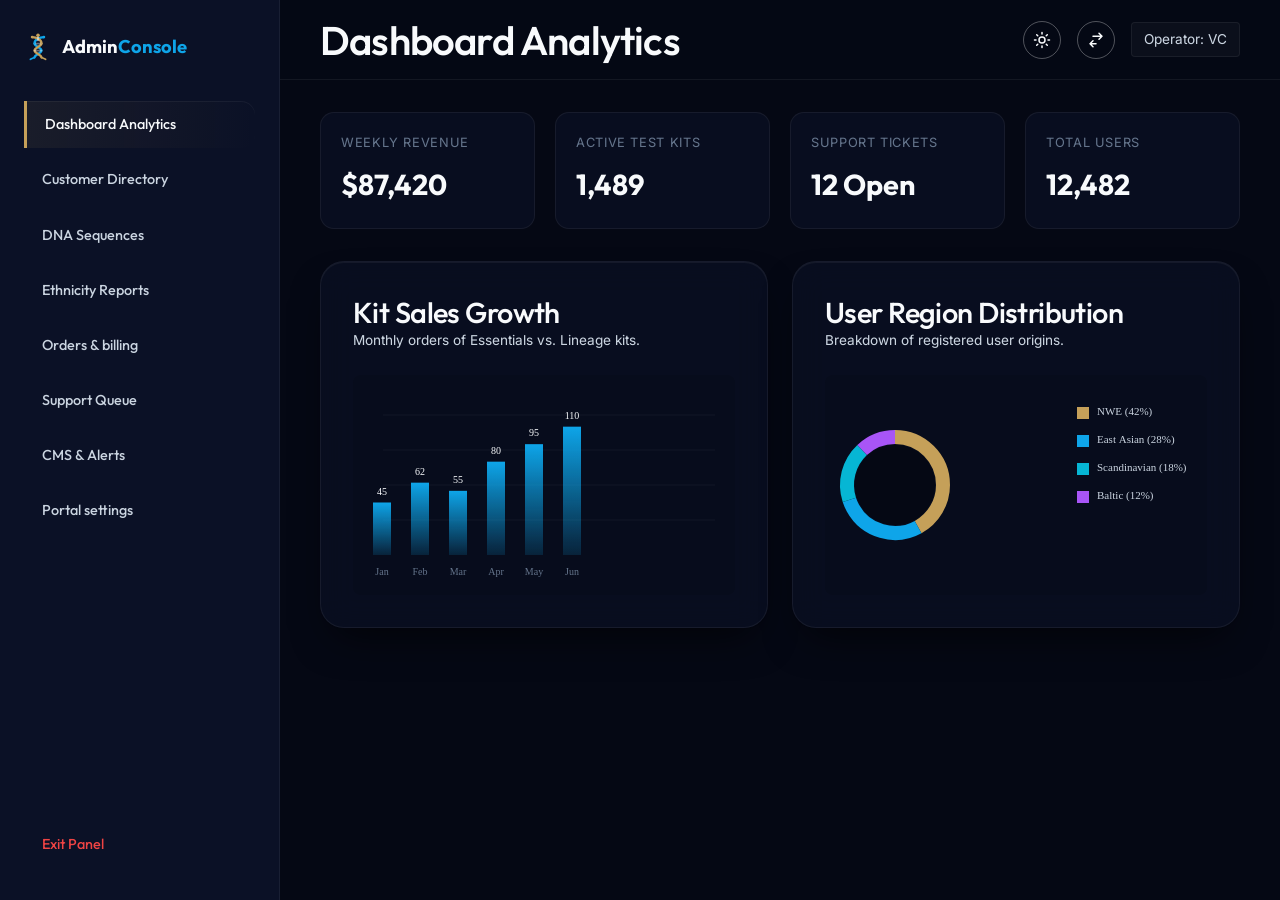
<file: admin.html>
<!DOCTYPE html>
<html lang="en">
<head>
  <meta charset="UTF-8">
  <meta name="viewport" content="width=device-width, initial-scale=1.0">
  <title>Operator Administration | Veritas Ancestry</title>
  
  <!-- Favicon -->
  <link rel="icon" type="image/svg+xml" href="favicon.svg?v=2">

  <!-- Stylesheets -->
  <link rel="stylesheet" href="css/variables.css">
  <link rel="stylesheet" href="css/common.css">

  <!-- Admin Panel Specific Styles -->
  <style>
    body {
      background-color: var(--bg-darkest);
    }

    .admin-layout {
      display: flex;
      min-height: 100vh;
      overflow: hidden;
    }

    /* Sidebar */
    .admin-sidebar {
      width: 280px;
      background: var(--bg-darker);
      border-right: 1px solid var(--border-glass);
      display: flex;
      flex-direction: column;
      padding: 32px 24px;
      flex-shrink: 0;
      z-index: 100;
    }

    .admin-menu {
      list-style: none;
      display: flex;
      flex-direction: column;
      gap: 8px;
      flex-grow: 1;
    }

    .admin-link {
      display: flex;
      align-items: center;
      gap: 14px;
      padding: 12px 18px;
      border-radius: var(--radius-md);
      color: var(--text-secondary);
      font-family: var(--font-heading);
      font-size: 0.9rem;
      font-weight: var(--weight-lead);
      transition: var(--transition-fast);
      cursor: pointer;
    }

    .admin-link:hover, .admin-link.active {
      color: var(--text-primary);
      background: rgba(255,255,255,0.03);
      box-shadow: var(--shadow-inner-glass);
    }

    .admin-link.active {
      border-left: 3px solid var(--accent-gold);
      border-radius: 0 var(--radius-md) var(--radius-md) 0;
      background: linear-gradient(90deg, rgba(197, 160, 89, 0.08), transparent);
    }

    /* Main Area */
    .admin-main {
      flex-grow: 1;
      display: flex;
      flex-direction: column;
      overflow-y: auto;
      overflow-x: hidden;
      height: 100vh;
      min-width: 0;
    }

    .admin-topbar {
      height: 80px;
      border-bottom: 1px solid var(--border-glass);
      padding: 0 40px;
      display: flex;
      align-items: center;
      justify-content: space-between;
      background: var(--bg-topbar);
      position: sticky;
      top: 0;
      z-index: 90;
      flex-shrink: 0;
    }

    /* KPI strip */
    .kpi-strip {
      display: grid;
      grid-template-columns: repeat(4, 1fr);
      gap: 20px;
      padding: 32px 40px 0;
    }

    @media (max-width: 1024px) {
      .kpi-strip {
        grid-template-columns: repeat(2, 1fr);
      }
    }
    @media (max-width: 600px) {
      .kpi-strip {
        grid-template-columns: 1fr;
      }
    }

    .kpi-card {
      background: var(--bg-card);
      border: 1px solid var(--border-glass);
      border-radius: var(--radius-md);
      padding: 20px;
      display: flex;
      flex-direction: column;
      gap: 8px;
    }

    .kpi-value {
      font-size: 1.8rem;
      font-family: var(--font-heading);
      font-weight: 700;
      color: var(--text-primary);
    }

    .kpi-label {
      font-size: 0.8rem;
      color: var(--text-muted);
      text-transform: uppercase;
      letter-spacing: 0.05em;
    }

    .admin-content {
      padding: 32px 40px 40px;
      display: flex;
      flex-direction: column;
      gap: 32px;
      flex-grow: 1;
      min-width: 0;
    }

    /* Support Ticketing Center Dual Pane Layout */
    .tickets-container {
      display: grid;
      grid-template-columns: 320px minmax(0, 1fr);
      border: 1px solid var(--border-glass);
      border-radius: var(--radius-lg);
      overflow: hidden;
      height: 600px;
      background: var(--bg-darker);
      width: 100%;
      max-width: 100%;
    }

    .tickets-sidebar {
      border-right: 1px solid var(--border-glass);
      overflow-y: auto;
      background: rgba(0,0,0,0.1);
      display: flex;
      flex-direction: column;
    }

    .ticket-list-item {
      padding: 16px 20px;
      border-bottom: 1px solid var(--border-glass);
      cursor: pointer;
      transition: var(--transition-fast);
    }

    .ticket-list-item:hover, .ticket-list-item.active {
      background: rgba(255,255,255,0.02);
    }

    .ticket-list-item.active {
      border-left: 3px solid var(--accent-gold);
    }

    .ticket-chat-area {
      display: flex;
      flex-direction: column;
      height: 100%;
    }

    .chat-messages {
      flex-grow: 1;
      padding: 24px;
      overflow-y: auto;
      display: flex;
      flex-direction: column;
      gap: 16px;
    }

    .chat-bubble {
      max-width: 60%;
      padding: 12px 18px;
      border-radius: var(--radius-md);
      font-size: 0.9rem;
      line-height: 1.4;
    }

    .chat-bubble.incoming {
      background: rgba(255,255,255,0.03);
      border: 1px solid var(--border-glass);
      align-self: flex-start;
      border-top-left-radius: 0;
    }

    .chat-bubble.outgoing {
      background: var(--accent-gold-dark);
      color: #f8fafc;
      align-self: flex-end;
      border-top-right-radius: 0;
    }

    .chat-composer {
      padding: 20px 24px;
      border-top: 1px solid var(--border-glass);
      display: flex;
      gap: 12px;
      background: rgba(0,0,0,0.1);
    }

    /* Modal Overlay Box styles */
    .admin-modal {
      position: fixed;
      top: 0;
      left: 0;
      width: 100%;
      height: 100%;
      background: rgba(0, 0, 0, 0.7);
      backdrop-filter: var(--glass-backdrop);
      z-index: 1000;
      display: none;
      align-items: center;
      justify-content: center;
    }

    .admin-modal.show {
      display: flex;
    }

    .modal-card {
      width: 100%;
      max-width: 500px;
      background: var(--bg-darker);
      border: 1px solid var(--border-glass);
      border-radius: var(--radius-lg);
      padding: 32px;
      box-shadow: var(--shadow-premium);
    }

    /* Form controls in admin */
    .admin-form-row {
      display: grid;
      grid-template-columns: 1fr 1fr;
      gap: 16px;
    }

    @media (max-width: 768px) {
      .admin-form-row {
        grid-template-columns: 1fr;
      }
    }

    /* Responsive & Mobile Drawer */
    .hamburger-btn {
      display: none;
      background: transparent;
      border: none;
      color: var(--text-primary);
      cursor: pointer;
      width: 40px;
      height: 40px;
      align-items: center;
      justify-content: center;
      border-radius: var(--radius-sm);
      border: 1px solid var(--border-glass);
      margin-right: 16px;
      transition: var(--transition-fast);
    }

    .hamburger-btn:hover {
      background: rgba(255, 255, 255, 0.03);
    }

    @media (max-width: 1024px) {
      .hamburger-btn {
        display: flex;
      }

      .admin-sidebar {
        position: fixed !important;
        top: 0 !important;
        left: -280px !important;
        width: 280px !important;
        height: 100vh !important;
        background: var(--bg-darker) !important;
        z-index: 1000 !important;
        transition: transform 0.3s ease !important;
        display: flex !important;
        flex-direction: column !important;
        justify-content: space-between !important;
        border-right: 1px solid var(--border-glass) !important;
        padding: 32px 24px !important;
      }

      .admin-sidebar.show {
        transform: translateX(280px) !important;
      }

      .admin-sidebar .sidebar-brand {
        display: flex !important;
        margin-bottom: 40px !important;
      }

      .admin-menu {
        display: flex !important;
        flex-direction: column !important;
        gap: 8px !important;
      }

      .admin-topbar {
        padding: 0 24px !important;
      }

      .admin-content {
        padding: 24px !important;
      }

      .kpi-strip {
        padding: 24px 24px 0 !important;
      }

      .admin-operator-badge {
        display: none !important;
      }
    }

    @media (max-width: 768px) {
      .tickets-container {
        grid-template-columns: minmax(0, 1fr);
      }
      .tickets-sidebar {
        display: none;
      }
      .admin-topbar .topbar-title {
        font-size: 1.15rem !important;
      }
      .admin-topbar {
        padding: 0 12px !important;
      }
    }

    /* Table styles */
    .dash-table {
      width: 100%;
      border-collapse: collapse;
      font-size: 0.9rem;
      min-width: 650px;
    }

    .dash-table th, .dash-table td {
      padding: 14px 20px;
      text-align: left;
      border-bottom: 1px solid var(--border-glass);
    }

    .dash-table th {
      color: var(--text-secondary);
      font-weight: var(--weight-lead);
      background: rgba(255,255,255,0.01);
    }

    .dash-table td {
      color: var(--text-primary);
    }

    @media (max-width: 576px) {
      #customer-search-input {
        max-width: 100% !important;
      }
    }
  </style>
</head>
<body>
  <!-- Sidebar Backdrop overlay for mobile -->
  <div id="sidebar-backdrop" style="position:fixed; top:0; left:0; width:100vw; height:100vh; background:rgba(0,0,0,0.5); z-index:999; display:none; backdrop-filter:blur(4px);"></div>

  <div class="admin-layout">
    
    <!-- Left Sidebar -->
    <aside class="admin-sidebar">
      <a href="index.html#/" class="sidebar-brand" style="margin-bottom:40px; display:flex; align-items:center; gap:10px; text-decoration:none; color:inherit;">
        <svg class="logo-symbol" viewBox="0 0 24 24" fill="none" stroke="currentColor" stroke-width="2" stroke-linecap="round" stroke-linejoin="round" style="width:28px; height:28px; stroke:var(--accent-gold);">
          <!-- Roots -->
          <path d="M9 21c-1.5 0.5-2.5 1-3.5 1.5" stroke="var(--accent-teal)" stroke-width="1.5" />
          <path d="M15 21c1.5 0.5 2.5 1 3.5 1.5" stroke="var(--accent-gold)" stroke-width="1.5" />
          
          <!-- DNA Helix strands forming the trunk and branching canopy -->
          <path d="M9 21C9 18.5 15 17.5 15 15C15 12.5 9 11.5 9 9C9 5.5 13.5 3.5 17 3.5" stroke="var(--accent-teal)" />
          <path d="M15 21C15 18.5 9 17.5 9 15C9 12.5 15 11.5 15 9C15 5.5 10.5 3.5 7 3.5" stroke="var(--accent-gold)" />
          
          <!-- Base Pairs -->
          <line x1="9" y1="15" x2="15" y2="15" stroke="currentColor" stroke-width="1.5" opacity="0.4" />
          <line x1="9" y1="9" x2="15" y2="9" stroke="currentColor" stroke-width="1.5" opacity="0.4" />
          
          <!-- Central Branch -->
          <line x1="12" y1="6.25" x2="12" y2="3" stroke="currentColor" stroke-width="1.5" opacity="0.6" />
          
          <!-- Leaf Nodes -->
          <circle cx="12" cy="2" r="1.5" fill="var(--accent-gold)" stroke="none" />
          <circle cx="7" cy="3.5" r="1.2" fill="var(--accent-gold)" stroke="none" />
          <circle cx="17" cy="3.5" r="1.2" fill="var(--accent-teal)" stroke="none" />
          <circle cx="9" cy="9" r="0.8" fill="var(--accent-teal)" stroke="none" />
          <circle cx="15" cy="9" r="0.8" fill="var(--accent-gold)" stroke="none" />
        </svg>
        <span style="font-family:var(--font-heading); font-weight:700; font-size:1.15rem;">Admin<span class="logo-text-accent">Console</span></span>
      </a>

      <ul class="admin-menu">
        <li><a href="#/analytics" class="admin-link active" data-admin="analytics">Dashboard Analytics</a></li>
        <li><a href="#/customers" class="admin-link" data-admin="customers">Customer Directory</a></li>
        <li><a href="#/dna-uploads" class="admin-link" data-admin="dna-uploads">DNA Sequences</a></li>
        <li><a href="#/reports" class="admin-link" data-admin="reports">Ethnicity Reports</a></li>
        <li><a href="#/orders-payments" class="admin-link" data-admin="orders-payments">Orders & billing</a></li>
        <li><a href="#/tickets" class="admin-link" data-admin="tickets">Support Queue</a></li>
        <li><a href="#/cms-notifications" class="admin-link" data-admin="cms-notifications">CMS & Alerts</a></li>
        <li><a href="#/settings" class="admin-link" data-admin="settings">Portal settings</a></li>
      </ul>

      <a href="dashboard.html" class="admin-link" style="color:var(--danger); border:none; margin-top:auto;" onclick="alert('Exiting Admin Dashboard...');">
        <span>Exit Panel</span>
      </a>
    </aside>

    <!-- Main administrative area -->
    <main class="admin-main">
      
      <!-- Topbar Header -->
      <div class="admin-topbar">
        <div style="display:flex; align-items:center;">
          <button class="hamburger-btn" id="hamburger-toggle" aria-label="Open Navigation">
            <svg width="24" height="24" fill="none" stroke="currentColor" stroke-width="2" viewBox="0 0 24 24">
              <path stroke-linecap="round" stroke-linejoin="round" d="M4 6h16M4 12h16M4 18h16" />
            </svg>
          </button>
          <h2 class="topbar-title" id="admin-page-title">Operations Console</h2>
        </div>
        <div style="display:flex; align-items:center; gap:16px;">
          <!-- Theme Toggle -->
          <button class="btn btn-outline btn-icon" id="theme-toggle-btn" aria-label="Toggle Theme Mode" style="border-radius: var(--radius-full); width: 38px; height: 38px;">
            <svg class="icon-theme" width="18" height="18" fill="currentColor" viewBox="0 0 24 24">
              <path d="M12 3a9 9 0 109 9 9.75 9.75 0 00-.74-3.75 9 9 0 01-8.26-8.26A9.75 9.75 0 0012 3z"/>
            </svg>
          </button>
          <!-- RTL Toggle -->
          <button class="btn btn-outline btn-icon" id="rtl-toggle-btn" aria-label="Toggle RTL Mode" style="border-radius: var(--radius-full); width: 38px; height: 38px;">
            <svg width="18" height="18" fill="none" stroke="currentColor" stroke-width="2" viewBox="0 0 24 24">
              <path stroke-linecap="round" stroke-linejoin="round" d="M8 7h12m0 0l-4-4m4 4l-4 4m-4 6H4m0 0l4 4m-4-4l4-4" />
            </svg>
          </button>
          <span class="admin-operator-badge" style="font-size:0.85rem; color:var(--text-secondary); background:rgba(255,255,255,0.03); border:1px solid var(--border-glass); padding:6px 12px; border-radius:4px;">Operator: VC</span>
        </div>
      </div>

      <!-- KPI ribbon strip -->
      <section class="kpi-strip">
        <div class="kpi-card">
          <span class="kpi-label">Weekly revenue</span>
          <span class="kpi-value">$87,420</span>
        </div>
        <div class="kpi-card">
          <span class="kpi-label">Active test kits</span>
          <span class="kpi-value">1,489</span>
        </div>
        <div class="kpi-card">
          <span class="kpi-label">Support Tickets</span>
          <span class="kpi-value">12 Open</span>
        </div>
        <div class="kpi-card">
          <span class="kpi-label">Total Users</span>
          <span class="kpi-value">12,482</span>
        </div>
      </section>

      <!-- View rendering slot -->
      <div id="admin-view" class="admin-content view-transition"></div>

    </main>

  </div>

  <!-- ==============================================
       ADMIN MODULE TEMPLATES
       ============================================== -->

  <!-- 1. ANALYTICS PANEL -->
  <template id="admin-analytics">
    <div class="grid grid-2">
      <div class="card card-teal">
        <h3>Kit Sales Growth</h3>
        <p style="font-size:0.85rem; margin-bottom: 24px;">Monthly orders of Essentials vs. Lineage kits.</p>
        <canvas id="chart-sales" style="width:100%; height:220px; background:rgba(0,0,0,0.1); border-radius:8px;"></canvas>
      </div>

      <div class="card card-gold">
        <h3>User Region Distribution</h3>
        <p style="font-size:0.85rem; margin-bottom: 24px;">Breakdown of registered user origins.</p>
        <canvas id="chart-distribution" style="width:100%; height:220px; background:rgba(0,0,0,0.1); border-radius:8px;"></canvas>
      </div>
    </div>
  </template>

  <!-- 2. CUSTOMER MANAGEMENT -->
  <template id="admin-customers">
    <div class="card card-teal">
      <div class="flex-between" style="margin-bottom:20px;">
        <div>
          <h3>Customer Directory</h3>
          <p style="font-size:0.85rem;">Modify customer parameters, roles, and status profiles.</p>
        </div>
        <input type="text" class="form-control" id="customer-search-input" placeholder="Search by name/email..." style="max-width:280px; padding:10px 14px;">
      </div>

      <div style="overflow-x:auto;">
        <table class="dash-table">
          <thead>
            <tr>
              <th>Customer</th>
              <th>Email</th>
              <th>Registered Date</th>
              <th>Membership</th>
              <th>Kit Barcode</th>
              <th>Actions</th>
            </tr>
          </thead>
          <tbody id="customers-table-body">
            <!-- Programmatic lines -->
          </tbody>
        </table>
      </div>
    </div>

    <!-- Edit Customer Modal overlay -->
    <div class="admin-modal" id="customer-edit-modal">
      <div class="modal-card">
        <h3 style="margin-bottom:16px;">Edit Customer Account</h3>
        <form id="customer-edit-form">
          <input type="hidden" id="edit-cust-id">
          <div class="form-group">
            <label class="form-label" for="edit-cust-name">Name</label>
            <input type="text" class="form-control" id="edit-cust-name" required>
          </div>
          <div class="form-group">
            <label class="form-label" for="edit-cust-email">Email</label>
            <input type="email" class="form-control" id="edit-cust-email" required>
          </div>
          <div class="form-group">
            <label class="form-label" for="edit-cust-role">Membership Level</label>
            <select class="form-control" id="edit-cust-role" style="background:#0b1126;">
              <option value="Standard">Standard User</option>
              <option value="Premium Member">Premium Member</option>
            </select>
          </div>
          <div style="display:flex; justify-content:flex-end; gap:12px; margin-top:24px;">
            <button type="button" class="btn btn-outline" onclick="closeAdminModal()">Cancel</button>
            <button type="submit" class="btn btn-gold">Save Changes</button>
          </div>
        </form>
      </div>
    </div>
  </template>

  <!-- 3. DNA UPLOAD MANAGEMENT -->
  <template id="admin-dna-uploads">
    <div class="card card-gold">
      <h3>Uploaded Raw DNA Logs</h3>
      <p style="font-size:0.85rem; margin-bottom:20px;">Verify uploaded external sequences and trigger genotyping algorithms.</p>
      
      <div style="overflow-x:auto;">
        <table class="dash-table">
          <thead>
            <tr>
              <th>User</th>
              <th>Filename</th>
              <th>Size</th>
              <th>Upload Date</th>
              <th>Verification Status</th>
              <th>Operations</th>
            </tr>
          </thead>
          <tbody id="admin-uploads-body">
            <!-- Populate programmatically -->
          </tbody>
        </table>
      </div>
    </div>
  </template>

  <!-- 4. REPORT MANAGEMENT -->
  <template id="admin-reports">
    <div class="card card-teal">
      <h3>Ethnicity Report Compiler</h3>
      <p style="font-size:0.85rem; margin-bottom:24px;">Generate custom genetic breakdowns or write update notes for user dashboards.</p>

      <form id="report-compiler-form" onsubmit="event.preventDefault(); alert('Report successfully compiled and dispatched to customer folder!'); this.reset();" style="display:flex; flex-direction:column; gap:20px;">
        <div class="admin-form-row">
          <div class="form-group">
            <label class="form-label" for="comp-user">Target User ID / Email</label>
            <input type="text" class="form-control" id="comp-user" placeholder="alex@mercer.com" required>
          </div>
          <div class="form-group">
            <label class="form-label" for="comp-template">Pre-set Baseline</label>
            <select class="form-control" id="comp-template">
              <option value="european">Mainly Northwestern European</option>
              <option value="asian">Mainly East Asian</option>
              <option value="mixed">Mixed Cosmopolitan</option>
            </select>
          </div>
        </div>

        <div class="admin-form-row">
          <div class="form-group">
            <label class="form-label" for="comp-nwe">Northwest European %</label>
            <input type="number" class="form-control" id="comp-nwe" min="0" max="100" placeholder="42" required>
          </div>
          <div class="form-group">
            <label class="form-label" for="comp-eana">East Asian %</label>
            <input type="number" class="form-control" id="comp-eana" min="0" max="100" placeholder="28" required>
          </div>
        </div>

        <button type="submit" class="btn btn-gold" style="align-self: center; padding: 12px 32px;">Publish Reports</button>
      </form>
    </div>
  </template>

  <!-- 5. ORDERS & PAYMENTS -->
  <template id="admin-orders-payments">
    <div class="card card-gold">
      <h3>Purchase Transactions</h3>
      <p style="font-size:0.85rem; margin-bottom:20px;">Listing recent payments, kit orders, and billing invoices.</p>
      
      <div style="overflow-x:auto;">
        <table class="dash-table">
          <thead>
            <tr>
              <th>Order ID</th>
              <th>Customer</th>
              <th>Item purchased</th>
              <th>Amount</th>
              <th>Billing Address</th>
              <th>Status</th>
              <th>Invoices</th>
            </tr>
          </thead>
          <tbody id="admin-orders-body">
            <!-- Populate programmatically -->
          </tbody>
        </table>
      </div>
    </div>

    <!-- Invoice Detail Modal overlay -->
    <div class="admin-modal" id="invoice-modal">
      <div class="modal-card" style="max-width: 550px;">
        <div class="flex-between" style="border-bottom:1px solid var(--border-glass); padding-bottom:16px; margin-bottom:20px;">
          <h3>Billing Invoice</h3>
          <span id="inv-id" style="font-family:var(--font-heading); color:var(--accent-gold);">#INV-9842</span>
        </div>
        
        <div style="display:flex; flex-direction:column; gap:12px; font-size:0.9rem;">
          <p><strong>Customer Name:</strong> <span id="inv-name">Alex Mercer</span></p>
          <p><strong>Transaction Date:</strong> <span id="inv-date">May 15, 2026</span></p>
          <p><strong>Item description:</strong> <span id="inv-item">Ancestry + Lineage Kit Bundle</span></p>
          <p><strong>Total Amount Paid:</strong> <span id="inv-amount" style="font-weight:700; color:var(--accent-teal);">$149.00</span></p>
          <p><strong>Billing Location:</strong> Boston, USA</p>
        </div>

        <div style="display:flex; justify-content:flex-end; margin-top:32px;">
          <button class="btn btn-outline" onclick="closeAdminModal()">Close Invoice</button>
        </div>
      </div>
    </div>
  </template>

  <!-- 6. SUPPORT TICKETS -->
  <template id="admin-tickets">
    <div class="tickets-container">
      <!-- Tickets list sidebar -->
      <div class="tickets-sidebar" id="tickets-list-wrapper">
        <!-- Populate programmatically -->
      </div>
      
      <!-- Interactive Conversation chat area -->
      <div class="ticket-chat-area">
        <div class="chat-messages" id="chat-messages-container">
          <!-- Populate programmatically -->
        </div>
        <form class="chat-composer" id="ticket-reply-form">
          <input type="text" class="form-control" id="reply-input-text" placeholder="Type administrative response..." required style="flex-grow:1;">
          <button type="submit" class="btn btn-gold" style="padding:10px 24px;">Send</button>
        </form>
      </div>
    </div>
  </template>

  <!-- 7. CMS & NOTIFICATIONS -->
  <template id="admin-cms-notifications">
    <div class="grid grid-2">
      <!-- Alerts Form -->
      <div class="card card-teal">
        <h3>Broadcast Notifications</h3>
        <p style="font-size:0.85rem; margin-bottom:20px;">Send a banner alert to active user dashboard headers.</p>
        
        <form onsubmit="event.preventDefault(); alert('Global notification broadcasted to all logged-in users!'); this.reset();" style="display:flex; flex-direction:column; gap:16px;">
          <div class="form-group">
            <label class="form-label" for="alert-title">Subject Title</label>
            <input type="text" class="form-control" id="alert-title" placeholder="Scheduled Lab Maintenance" required>
          </div>
          <div class="form-group">
            <label class="form-label" for="alert-text">Message Content</label>
            <textarea class="form-control" id="alert-text" rows="3" placeholder="Database updates will occur at..." required></textarea>
          </div>
          <button type="submit" class="btn btn-primary">Broadcast Alert</button>
        </form>
      </div>

      <!-- CMS form -->
      <div class="card card-gold">
        <h3>CMS Content Configuration</h3>
        <p style="font-size:0.85rem; margin-bottom:20px;">Update landing page titles and prices instantly.</p>
        
        <form onsubmit="event.preventDefault(); alert('Front-page CMS changes registered successfully!');" style="display:flex; flex-direction:column; gap:16px;">
          <div class="form-group">
            <label class="form-label" for="cms-hero-title">Landing Hero Header</label>
            <input type="text" class="form-control" id="cms-hero-title" value="Decode Your History. Map Your Legacy.">
          </div>
          <div class="form-group">
            <label class="form-label" for="cms-price-kit">Essentials Kit Price ($)</label>
            <input type="number" class="form-control" id="cms-price-kit" value="99">
          </div>
          <button type="submit" class="btn btn-gold">Update CMS Configuration</button>
        </form>
      </div>
    </div>
  </template>

  <!-- 8. PORTAL SETTINGS -->
  <template id="admin-settings">
    <div class="card card-gold" style="max-width:600px;">
      <h3>Administrative Profile Settings</h3>
      <p style="font-size:0.85rem; margin-bottom:24px;">Configure security controls, multi-factor triggers, and API keys.</p>

      <form onsubmit="event.preventDefault(); alert('System configuration parameters stored!');" style="display:flex; flex-direction:column; gap:20px;">
        <div class="form-group">
          <label class="form-label" for="sett-admin-email">Admin Login Email</label>
          <input type="email" class="form-control" id="sett-admin-email" value="operator@veritasancestry.com" required>
        </div>
        <div class="form-group">
          <label class="form-label" for="sett-api-key">Sequence Lab Parsing API Key</label>
          <input type="password" class="form-control" id="sett-api-key" value="••••••••••••••••••••••••••••••••" required style="letter-spacing:0.2em;">
        </div>
        <div style="display:flex; gap:10px; align-items:center;">
          <input type="checkbox" id="sett-mfa" checked style="accent-color:var(--accent-gold);">
          <label for="sett-mfa" style="font-size:0.85rem; color:var(--text-secondary);">Enforce Two-Factor Authentication on Operator log-ins</label>
        </div>
        <button type="submit" class="btn btn-gold" style="margin-top:10px;">Save Configuration</button>
      </form>
    </div>
  </template>

  <!-- Admin Controller -->
  <script src="js/admin.js"></script>
  
  <!-- Hamburger Menu Toggle Script -->
  <script>
    document.addEventListener('DOMContentLoaded', () => {
      const hamburgerBtn = document.getElementById('hamburger-toggle');
      const sidebar = document.querySelector('.admin-sidebar');
      const backdrop = document.getElementById('sidebar-backdrop');

      if (hamburgerBtn && sidebar) {
        hamburgerBtn.addEventListener('click', () => {
          sidebar.classList.toggle('show');
          if (backdrop) {
            backdrop.style.display = sidebar.classList.contains('show') ? 'block' : 'none';
          }
        });
      }

      if (backdrop) {
        backdrop.addEventListener('click', () => {
          sidebar.classList.remove('show');
          backdrop.style.display = 'none';
        });
      }

      // Close menu when links are clicked in mobile view
      document.querySelectorAll('.admin-link').forEach(link => {
        link.addEventListener('click', () => {
          if (window.innerWidth <= 1024) {
            sidebar.classList.remove('show');
            if (backdrop) backdrop.style.display = 'none';
          }
        });
      });
    });
  </script>
  <!-- Scroll to Top Button -->
  <button id="scroll-top-btn" class="btn btn-outline btn-icon" aria-label="Scroll to top"
    style="position: fixed; bottom: 30px; right: 30px; z-index: 99; border-radius: var(--radius-full); width: 44px; height: 44px; display: none; align-items: center; justify-content: center; background: var(--bg-card); backdrop-filter: var(--glass-backdrop); box-shadow: var(--shadow-premium);">
    <svg width="18" height="18" fill="none" stroke="currentColor" stroke-width="2.5" viewBox="0 0 24 24">
      <path stroke-linecap="round" stroke-linejoin="round" d="M4.5 15.75l7.5-7.5 7.5 7.5" />
    </svg>
  </button>
</body>
</html>
</file>
<file: css/variables.css>
@import url('https://fonts.googleapis.com/css2?family=Inter:wght@300;400;500;600;700&family=Outfit:wght@300;400;500;600;700;800&display=swap');

:root {
  /* Font Families */
  --font-heading: 'Outfit', 'Inter', system-ui, -apple-system, sans-serif;
  --font-body: 'Inter', system-ui, -apple-system, sans-serif;

  /* Strict Font Weights */
  --weight-h1: 580;
  --weight-h2: 560;
  --weight-h3: 540;
  --weight-h4-h6: 500;
  --weight-paragraph: 420;
  --weight-lead: 480;
  --weight-button: 520;
  --weight-nav: 480;
  --weight-bold: 550;

  /* Color Palette - Premium Dark Theme first with frosted glass components */
  --bg-darkest: #050814;
  --bg-darker: #0b1126;
  --bg-dark: #0f1833;
  
  --bg-card: rgba(11, 17, 38, 0.65);
  --bg-card-hover: rgba(16, 26, 56, 0.85);
  --bg-card-light: rgba(255, 255, 255, 0.03);

  --bg-header: rgba(5, 8, 20, 0.65);
  --bg-header-scrolled: rgba(5, 8, 20, 0.85);
  --bg-topbar: rgba(5, 8, 20, 0.3);

  --border-glass: rgba(255, 255, 255, 0.06);
  --border-glass-hover: rgba(255, 255, 255, 0.12);
  --border-glow-teal: rgba(14, 165, 233, 0.25);
  --border-glow-gold: rgba(212, 175, 55, 0.25);

  --accent-teal: #0ea5e9;
  --accent-cyan: #06b6d4;
  --accent-teal-dark: #0369a1;
  --accent-gold: #c5a059;
  --accent-gold-light: #e5c483;
  --accent-gold-dark: #8e6d2b;
  
  --text-primary: #f8fafc;
  --text-secondary: #cbd5e1;
  --text-muted: #64748b;
  
  --success: #10b981;
  --warning: #f59e0b;
  --danger: #ef4444;

  /* Glassmorphism and Shadows */
  --glass-backdrop: blur(16px);
  --shadow-premium: 0 20px 40px -15px rgba(0, 0, 0, 0.7);
  --shadow-glow-teal: 0 0 25px rgba(14, 165, 233, 0.15);
  --shadow-glow-gold: 0 0 25px rgba(212, 175, 55, 0.15);
  --shadow-inner-glass: inset 0 1px 0 0 rgba(255, 255, 255, 0.05);

  /* Transitions */
  --transition-fast: all 0.2s cubic-bezier(0.16, 1, 0.3, 1);
  --transition-smooth: all 0.4s cubic-bezier(0.16, 1, 0.3, 1);
  --transition-slow: all 0.7s cubic-bezier(0.16, 1, 0.3, 1);

  /* Border Radii */
  --radius-sm: 8px;
  --radius-md: 14px;
  --radius-lg: 24px;
  --radius-full: 9999px;
}

body.light-theme {
  --bg-darkest: #f8fafc;
  --bg-darker: #f1f5f9;
  --bg-dark: #e2e8f0;
  
  --bg-card: rgba(255, 255, 255, 0.85);
  --bg-card-hover: rgba(255, 255, 255, 0.95);
  --bg-card-light: rgba(15, 23, 42, 0.05);

  --bg-header: rgba(248, 250, 252, 0.85);
  --bg-header-scrolled: rgba(241, 245, 249, 0.95);
  --bg-topbar: rgba(241, 245, 249, 0.8);

  --border-glass: rgba(15, 23, 42, 0.08);
  --border-glass-hover: rgba(15, 23, 42, 0.15);
  --border-glow-teal: rgba(14, 165, 233, 0.15);
  --border-glow-gold: rgba(212, 175, 55, 0.15);

  --accent-teal: #0284c7;
  --accent-cyan: #0891b2;
  --accent-teal-dark: #075985;
  --accent-gold: #b45309;
  --accent-gold-light: #d97706;
  --accent-gold-dark: #78350f;
  
  --text-primary: #0f172a;
  --text-secondary: #334155;
  --text-muted: #64748b;
  
  --glass-backdrop: blur(18px);
  --shadow-premium: 0 10px 30px rgba(15, 23, 42, 0.06);
  --shadow-glow-teal: 0 0 20px rgba(14, 165, 233, 0.1);
  --shadow-glow-gold: 0 0 20px rgba(212, 175, 55, 0.1);
  --shadow-inner-glass: inset 0 1px 0 0 rgba(255, 255, 255, 0.6);
}
</file>
<file: css/common.css>
@import url('./variables.css');

/* Reset and Base Styles */
*, *::before, *::after {
  box-sizing: border-box;
  margin: 0;
  padding: 0;
}

html {
  scroll-behavior: smooth;
  -webkit-font-smoothing: antialiased;
  -moz-osx-font-smoothing: grayscale;
}

body {
  background-color: var(--bg-darkest);
  color: var(--text-primary);
  font-family: var(--font-body);
  font-size: 16px;
  line-height: 1.6;
  overflow-x: hidden;
  font-weight: var(--weight-paragraph);
}

/* Scrollbar Customization */
::-webkit-scrollbar {
  width: 8px;
  height: 8px;
}

::-webkit-scrollbar-track {
  background: var(--bg-darkest);
}

::-webkit-scrollbar-thumb {
  background: var(--bg-dark);
  border-radius: var(--radius-full);
  border: 2px solid var(--bg-darkest);
}

::-webkit-scrollbar-thumb:hover {
  background: var(--border-glass-hover);
}

/* Strict Typography Weights */
h1, h2, h3, h4, h5, h6 {
  font-family: var(--font-heading);
  color: var(--text-primary);
  line-height: 1.25;
  letter-spacing: -0.02em;
}

h1 {
  font-weight: var(--weight-h1);
  font-size: clamp(2.5rem, 5vw, 4rem);
}

h2 {
  font-weight: var(--weight-h2);
  font-size: clamp(1.8rem, 3.5vw, 2.5rem);
}

h3 {
  font-weight: var(--weight-h3);
  font-size: clamp(1.4rem, 2.5vw, 1.8rem);
}

h4, h5, h6 {
  font-weight: var(--weight-h4-h6);
}

p {
  font-weight: var(--weight-paragraph);
  color: var(--text-secondary);
  font-size: 1rem;
}

.lead {
  font-weight: var(--weight-lead);
  font-size: clamp(1.1rem, 2vw, 1.25rem);
  color: var(--text-secondary);
}

strong, b {
  font-weight: var(--weight-bold);
}

a {
  color: var(--accent-teal);
  text-decoration: none;
  transition: var(--transition-fast);
}

a:hover {
  color: var(--accent-cyan);
}

/* Layout Elements & Containers */
.container {
  width: 100%;
  max-width: 1280px;
  margin: 0 auto;
  padding: 0 24px;
}

.section {
  padding: 100px 0;
  position: relative;
}

@media (max-width: 768px) {
  .section {
    padding: 60px 0;
  }
}

/* Grid & Flex Utilities */
.grid {
  display: flex;
  flex-wrap: wrap;
  justify-content: center;
  align-items: stretch;
  gap: 24px;
}

.grid-2 > * {
  flex: 1 1 calc(50% - 12px);
  min-width: 280px;
}

.grid-3 > * {
  flex: 1 1 calc(33.333% - 16px);
  min-width: 280px;
}

.grid-4 > * {
  flex: 1 1 calc(25% - 18px);
  min-width: 220px;
}

@media (max-width: 1024px) {
  .grid-3 > * {
    flex: 1 1 calc(50% - 12px);
    max-width: calc(50% - 12px);
  }
  .grid-4 > * {
    flex: 1 1 calc(50% - 12px);
    max-width: calc(50% - 12px);
  }
}

@media (max-width: 768px) {
  .grid-2 > *, .grid-3 > *, .grid-4 > * {
    flex: 1 1 100%;
    max-width: 100%;
  }
  
  /* Prevent full-width collapsed section images from looking too big */
  .grid-2 img[style*="width:100%"], 
  .grid-2 img[style*="width: 100%"],
  .grid-3 img[style*="width:100%"],
  .grid-3 img[style*="width: 100%"],
  .grid img[style*="width:100%"],
  .grid img[style*="width: 100%"] {
    max-height: 280px !important;
    object-fit: cover !important;
  }
}

.css-grid {
  display: grid !important;
  gap: 24px;
}

@media (max-width: 1024px) {
  .css-grid {
    grid-template-columns: 1fr !important;
  }
}

.flex-center {
  display: flex;
  justify-content: center;
  align-items: center;
}

.flex-between {
  display: flex;
  justify-content: space-between;
  align-items: center;
  flex-wrap: wrap;
  gap: 12px;
}

/* Buttons */
.btn {
  display: inline-flex;
  align-items: center;
  justify-content: center;
  gap: 8px;
  font-family: var(--font-heading);
  font-weight: var(--weight-button);
  font-size: 0.95rem;
  padding: 12px 28px;
  border-radius: var(--radius-md);
  border: 1px solid transparent;
  cursor: pointer;
  transition: var(--transition-smooth);
  position: relative;
  overflow: hidden;
}

.btn-primary {
  background: linear-gradient(135deg, var(--accent-teal), var(--accent-cyan));
  color: var(--bg-darkest);
  box-shadow: 0 4px 15px rgba(6, 182, 212, 0.25);
}

.btn-primary:hover {
  transform: translateY(-2px);
  box-shadow: var(--shadow-glow-teal), 0 6px 20px rgba(6, 182, 212, 0.4);
  color: var(--bg-darkest);
}

.btn-gold {
  background: linear-gradient(135deg, var(--accent-gold), var(--accent-gold-light));
  color: var(--bg-darkest);
  box-shadow: 0 4px 15px rgba(197, 160, 89, 0.25);
}

.btn-gold:hover {
  transform: translateY(-2px);
  box-shadow: var(--shadow-glow-gold), 0 6px 20px rgba(197, 160, 89, 0.4);
  color: var(--bg-darkest);
}

.btn-outline {
  background: transparent;
  border-color: rgba(255, 255, 255, 0.3);
  color: var(--text-primary);
}

body.light-theme .btn-outline {
  border-color: rgba(15, 23, 42, 0.3);
}

.btn-outline:hover {
  background: var(--bg-card-light);
  border-color: var(--border-glass-hover);
  color: var(--text-primary);
  transform: translateY(-2px);
}

.btn-icon {
  width: 44px;
  height: 44px;
  padding: 0;
  border-radius: var(--radius-sm);
}

/* Consistent Header Actions Buttons */
.header-btn {
  display: inline-flex;
  align-items: center;
  justify-content: center;
  height: 40px !important;
  border-radius: var(--radius-md) !important;
  border: 1px solid var(--border-glass) !important;
  background: var(--bg-card-light) !important;
  color: var(--text-primary) !important;
  font-family: var(--font-heading) !important;
  font-weight: var(--weight-button) !important;
  font-size: 0.9rem !important;
  transition: var(--transition-smooth) !important;
  cursor: pointer !important;
  box-shadow: none !important;
  backdrop-filter: var(--glass-backdrop) !important;
  -webkit-backdrop-filter: var(--glass-backdrop) !important;
  text-decoration: none !important;
  position: relative;
}

.header-btn:hover {
  background: var(--bg-card-hover) !important;
  border-color: var(--border-glass-hover) !important;
  color: var(--text-primary) !important;
  transform: translateY(-1px) !important;
  box-shadow: var(--shadow-glow-teal) !important;
}

.header-btn-icon {
  width: 40px !important;
  padding: 0 !important;
}

.header-btn-text {
  padding: 0 16px !important;
}

/* Cards & Glassmorphism */
.card {
  background: var(--bg-card);
  border: 1px solid var(--border-glass);
  border-radius: var(--radius-lg);
  padding: 32px;
  box-shadow: var(--shadow-premium), var(--shadow-inner-glass);
  backdrop-filter: var(--glass-backdrop);
  -webkit-backdrop-filter: var(--glass-backdrop);
  transition: var(--transition-smooth);
  display: flex;
  flex-direction: column;
  height: auto;
  align-self: stretch;
  flex-grow: 1;
  position: relative;
}

.card p {
  margin-bottom: 20px;
}

.card:hover {
  border-color: var(--border-glass-hover);
  transform: translateY(-4px);
  background: var(--bg-card-hover);
}

.card-teal:hover {
  box-shadow: var(--shadow-premium), var(--shadow-glow-teal);
  border-color: rgba(14, 165, 233, 0.3);
}

.card-gold:hover {
  box-shadow: var(--shadow-premium), var(--shadow-glow-gold);
  border-color: rgba(197, 160, 89, 0.3);
}

.badge {
  display: inline-flex;
  align-items: center;
  padding: 4px 12px;
  font-size: 0.75rem;
  font-weight: var(--weight-bold);
  border-radius: var(--radius-full);
  text-transform: uppercase;
  letter-spacing: 0.05em;
  width: max-content;
}

.badge-teal {
  background: rgba(14, 165, 233, 0.1);
  color: var(--accent-teal);
  border: 1px solid rgba(14, 165, 233, 0.2);
}

.badge-gold {
  background: rgba(197, 160, 89, 0.1);
  color: var(--accent-gold);
  border: 1px solid rgba(197, 160, 89, 0.2);
}

/* Forms and Inputs */
.form-group {
  margin-bottom: 20px;
  display: flex;
  flex-direction: column;
  gap: 8px;
}

.form-label {
  font-size: 0.875rem;
  font-weight: var(--weight-lead);
  color: var(--text-secondary);
}

.form-control {
  width: 100%;
  background: rgba(255, 255, 255, 0.02);
  border: 1px solid var(--border-glass);
  border-radius: var(--radius-md);
  padding: 14px 18px;
  color: var(--text-primary);
  font-family: var(--font-body);
  font-size: 0.95rem;
  transition: var(--transition-fast);
  outline: none;
}

.form-control:focus {
  border-color: var(--accent-teal);
  background: rgba(255, 255, 255, 0.04);
  box-shadow: 0 0 15px rgba(14, 165, 233, 0.15);
}

/* Header/Navigation */
.header {
  position: fixed;
  top: 0;
  left: 0;
  width: 100%;
  z-index: 1070;
  background: var(--bg-header);
  backdrop-filter: var(--glass-backdrop);
  -webkit-backdrop-filter: var(--glass-backdrop);
  border-bottom: 1px solid var(--border-glass);
  transition: var(--transition-smooth);
}

.header-scrolled {
  background: var(--bg-header-scrolled);
  box-shadow: 0 10px 30px rgba(0, 0, 0, 0.3);
}

.nav-container {
  height: 80px;
  display: flex;
  align-items: center;
  justify-content: space-between;
}

.logo {
  display: flex;
  align-items: center;
  gap: 10px;
  font-family: var(--font-heading);
  font-size: 1.35rem;
  font-weight: 700;
  color: var(--text-primary);
}

.logo-symbol {
  width: 32px;
  height: 32px;
  stroke: var(--accent-gold);
}

.logo-text-accent {
  color: var(--accent-teal);
}

.nav-menu {
  display: flex;
  align-items: center;
  gap: 32px;
  list-style: none;
}

.nav-link {
  font-weight: var(--weight-nav);
  font-size: 0.95rem;
  color: var(--text-secondary);
  position: relative;
  padding: 8px 0;
  cursor: pointer;
}

.nav-link:hover, .nav-link.active {
  color: var(--text-primary);
}

.nav-link::after {
  content: '';
  position: absolute;
  bottom: 0;
  left: 0;
  width: 0;
  height: 2px;
  background: linear-gradient(90deg, var(--accent-teal), var(--accent-gold));
  transition: var(--transition-fast);
  border-radius: var(--radius-full);
}

.nav-link:hover::after, .nav-link.active::after {
  width: 100%;
}

.nav-actions {
  display: flex;
  align-items: center;
  gap: 16px;
}

/* Hamburger Menu Toggle */
.hamburger {
  display: none;
  background: transparent;
  border: none;
  cursor: pointer;
  width: 30px;
  height: 20px;
  position: relative;
  z-index: 1100;
}

.hamburger span {
  display: block;
  width: 100%;
  height: 2px;
  background-color: var(--text-primary);
  position: absolute;
  left: 0;
  transition: var(--transition-fast);
  border-radius: var(--radius-full);
}

.hamburger span:nth-child(1) { top: 0; }
.hamburger span:nth-child(2) { top: 9px; }
.hamburger span:nth-child(3) { top: 18px; }

.hamburger.active span:nth-child(1) {
  transform: translateY(9px) rotate(45deg);
}

.hamburger.active span:nth-child(2) {
  opacity: 0;
}

.hamburger.active span:nth-child(3) {
  transform: translateY(-9px) rotate(-45deg);
}

/* Mobile Drawer Menu */
.mobile-drawer {
  position: fixed;
  top: 0;
  right: -100%;
  width: 100%;
  max-width: 380px;
  height: 100vh;
  background: var(--bg-darker);
  z-index: 1050;
  padding: 100px 32px 32px;
  box-shadow: -10px 0 40px rgba(0, 0, 0, 0.6);
  transition: var(--transition-smooth);
  display: flex;
  flex-direction: column;
  justify-content: flex-start;
  gap: 32px;
  backdrop-filter: var(--glass-backdrop);
  overflow-y: auto;
}

.mobile-drawer.active {
  right: 0;
}

.mobile-nav-list {
  display: flex;
  flex-direction: column;
  gap: 24px;
  list-style: none;
}

.mobile-nav-link {
  font-family: var(--font-heading);
  font-weight: var(--weight-nav);
  font-size: 1.25rem;
  color: var(--text-secondary);
  display: block;
  padding: 6px 12px;
  border-left: 3px solid transparent;
  transition: var(--transition-fast);
}

.mobile-nav-link:hover, .mobile-nav-link.active {
  color: var(--accent-gold-light);
  border-left-color: var(--accent-teal);
  background: rgba(255, 255, 255, 0.03);
}

.mobile-actions {
  display: flex;
  flex-direction: column;
  gap: 16px;
  margin-top: auto;
}

@media (max-width: 1024px) {
  .nav-menu {
    display: none;
  }
  .nav-actions > *:not(.hamburger) {
    display: none !important;
  }
  .hamburger {
    display: block;
  }
}

/* Footer styling */
.footer {
  background: var(--bg-darker);
  border-top: 1px solid var(--border-glass);
  padding: 80px 0 30px;
  position: relative;
  overflow: hidden;
}

.footer::before {
  content: '';
  position: absolute;
  top: 0;
  left: 10%;
  width: 80%;
  height: 1px;
  background: linear-gradient(90deg, transparent, var(--border-glass-hover), transparent);
}

.footer-grid {
  display: grid;
  grid-template-columns: 2fr 1fr 1fr 1.5fr;
  gap: 48px;
  margin-bottom: 60px;
}

@media (max-width: 1024px) {
  .footer-grid {
    grid-template-columns: 1fr 1fr;
    gap: 40px;
  }
}

@media (max-width: 600px) {
  .footer-grid {
    grid-template-columns: 1fr;
    gap: 32px;
  }
}

.footer-brand {
  display: flex;
  flex-direction: column;
  gap: 20px;
}

.footer-description {
  max-width: 320px;
  font-size: 0.95rem;
}

.footer-socials {
  display: flex;
  gap: 12px;
}

.social-icon {
  width: 40px;
  height: 40px;
  border-radius: var(--radius-sm);
  background: rgba(255, 255, 255, 0.02);
  border: 1px solid var(--border-glass);
  display: flex;
  align-items: center;
  justify-content: center;
  color: var(--text-secondary);
  transition: var(--transition-fast);
}

.social-icon:hover {
  background: var(--bg-card-light);
  border-color: var(--accent-gold);
  color: var(--accent-gold-light);
  transform: translateY(-2px);
}

.footer-heading {
  font-size: 1.1rem;
  font-weight: var(--weight-lead);
  color: var(--text-primary);
  margin-bottom: 20px;
}

.footer-links {
  list-style: none;
  display: flex;
  flex-direction: column;
  gap: 12px;
}

.footer-link {
  color: var(--text-secondary);
  font-size: 0.95rem;
}

.footer-link:hover {
  color: var(--text-primary);
  padding-left: 4px;
}

.footer-newsletter {
  display: flex;
  flex-direction: column;
  gap: 16px;
}

.newsletter-form {
  display: flex;
  gap: 10px;
}

.newsletter-form .form-control {
  flex-grow: 1;
}

.footer-bottom {
  border-top: 1px solid var(--border-glass);
  padding-top: 30px;
  font-size: 0.875rem;
  color: var(--text-muted);
}

/* Animations */
@keyframes fadeIn {
  from { opacity: 0; }
  to { opacity: 1; }
}

@keyframes slideUp {
  from {
    opacity: 0;
    transform: translateY(20px);
  }
  to {
    opacity: 1;
    transform: translateY(0);
  }
}

.animate-fade-in {
  animation: fadeIn 0.8s cubic-bezier(0.16, 1, 0.3, 1) forwards;
}

.animate-slide-up {
  animation: slideUp 0.8s cubic-bezier(0.16, 1, 0.3, 1) forwards;
}

/* View Mounting Transitions */
.view-transition {
  opacity: 0;
  transform: scale(0.98);
  transition: opacity 0.3s ease-out, transform 0.3s ease-out;
}

.view-transition.show {
  opacity: 1;
  transform: scale(1);
}

/* Smooth Theme Transitions */
body, header, aside, .card, .btn, .form-control, input, select, textarea, .faq-item, .legend-item, .social-icon, .sidebar-link, .notif-btn {
  transition: background-color 0.3s ease, border-color 0.3s ease, color 0.3s ease, box-shadow 0.3s ease, transform 0.2s ease;
}

/* RTL (Right-to-Left) Layout Support Overrides */
html[dir="rtl"] {
  text-align: right;
}

html[dir="rtl"] body {
  direction: rtl;
  unicode-bidi: embed;
}

html[dir="rtl"] .logo {
  flex-direction: row-reverse;
  justify-content: flex-end;
}

html[dir="rtl"] .nav-link::after {
  left: auto;
  right: 0;
}

html[dir="rtl"] .mobile-drawer {
  right: auto;
  left: -100%;
  box-shadow: 10px 0 40px rgba(0, 0, 0, 0.6);
}

html[dir="rtl"] .mobile-drawer.active {
  left: 0;
  right: auto;
}

html[dir="rtl"] .footer-links-col, 
html[dir="rtl"] .footer-newsletter {
  text-align: right;
}

html[dir="rtl"] .footer-brand {
  text-align: right;
  align-items: flex-start;
}

html[dir="rtl"] .newsletter-form {
  flex-direction: row-reverse;
}

html[dir="rtl"] .faq-question {
  flex-direction: row-reverse;
}

html[dir="rtl"] .sidebar {
  border-right: none;
  border-left: 1px solid var(--border-glass);
}

html[dir="rtl"] .sidebar-link.active {
  border-left: none;
  border-right: 3px solid var(--accent-gold);
  border-radius: var(--radius-md) 0 0 var(--radius-md);
  background: linear-gradient(-90deg, rgba(197, 160, 89, 0.08), transparent);
}

html[dir="rtl"] .tree-sidebar-details {
  border-left: none;
  border-right: 1px solid var(--border-glass);
}

html[dir="rtl"] .chat-bubble.incoming {
  border-top-left-radius: var(--radius-md);
  border-top-right-radius: 0;
  align-self: flex-end;
}

html[dir="rtl"] .chat-bubble.outgoing {
  border-top-right-radius: var(--radius-md);
  border-top-left-radius: 0;
  align-self: flex-start;
}
</file>
